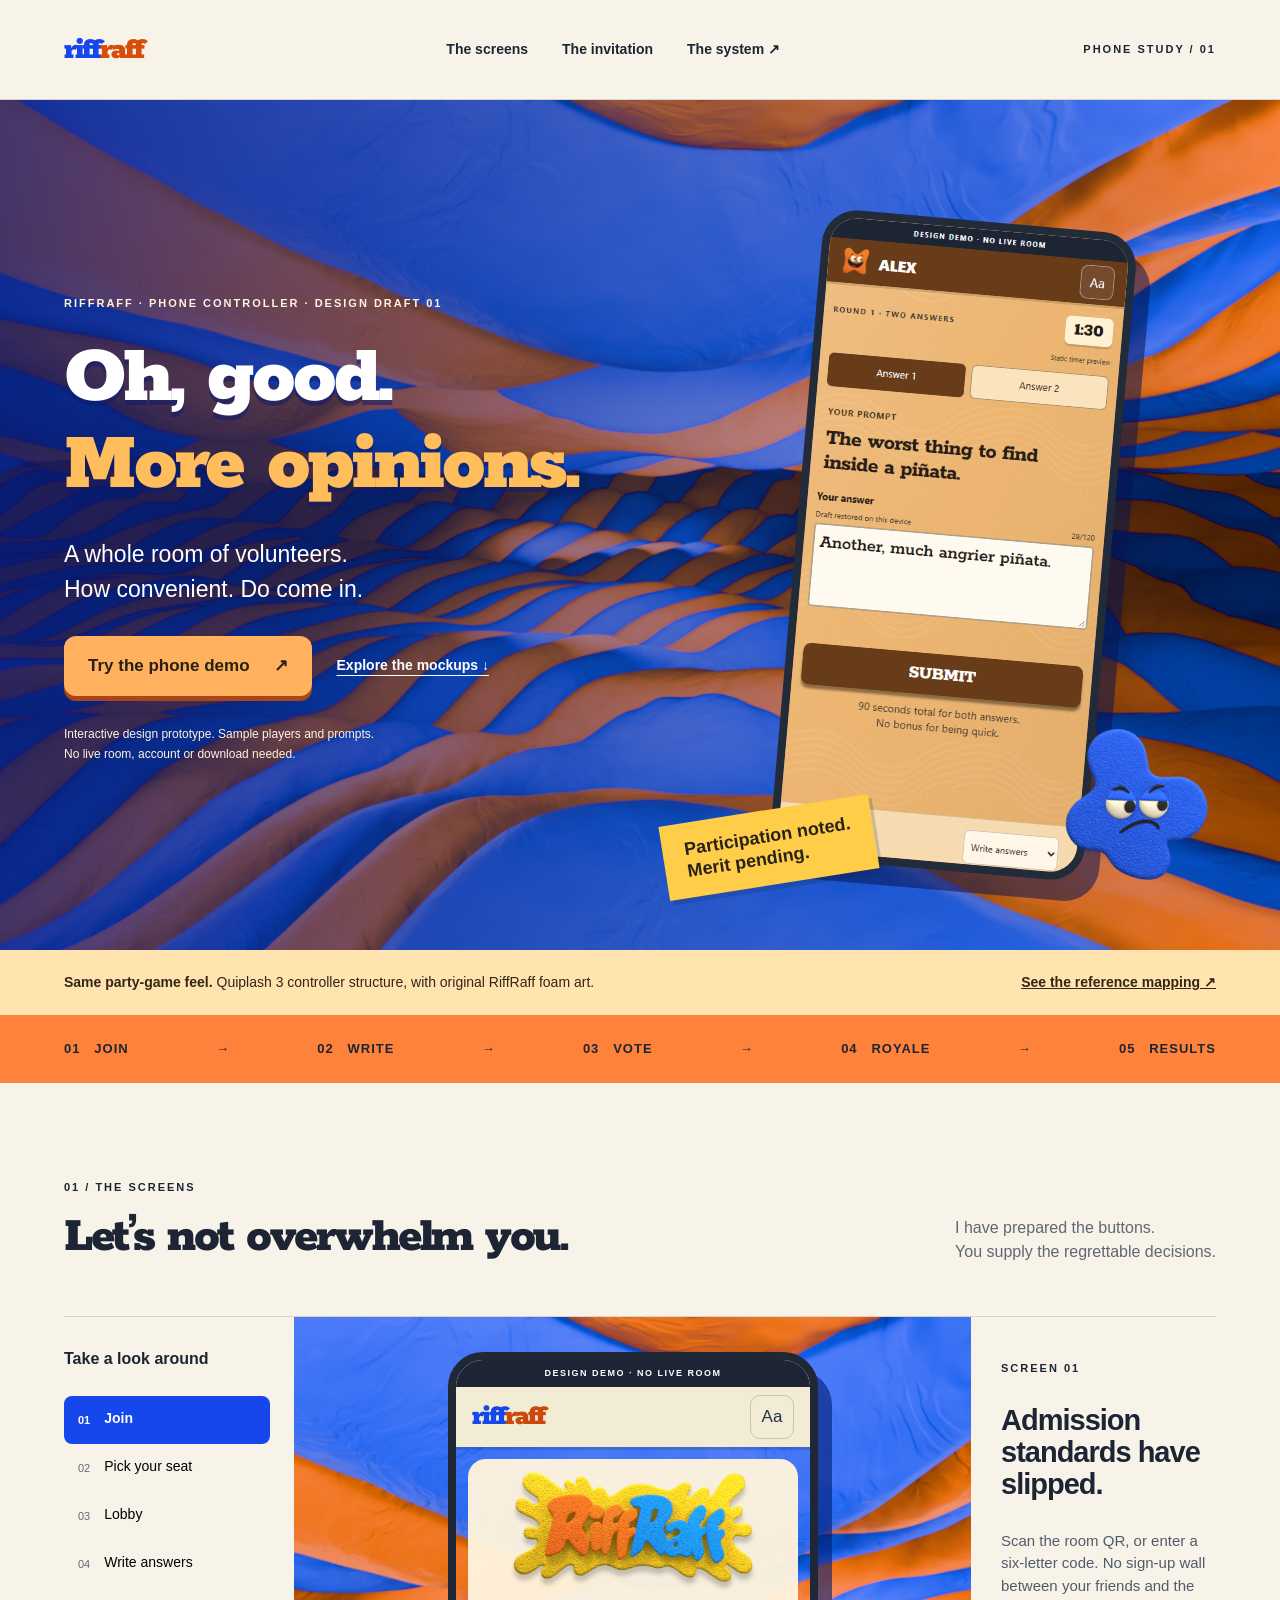
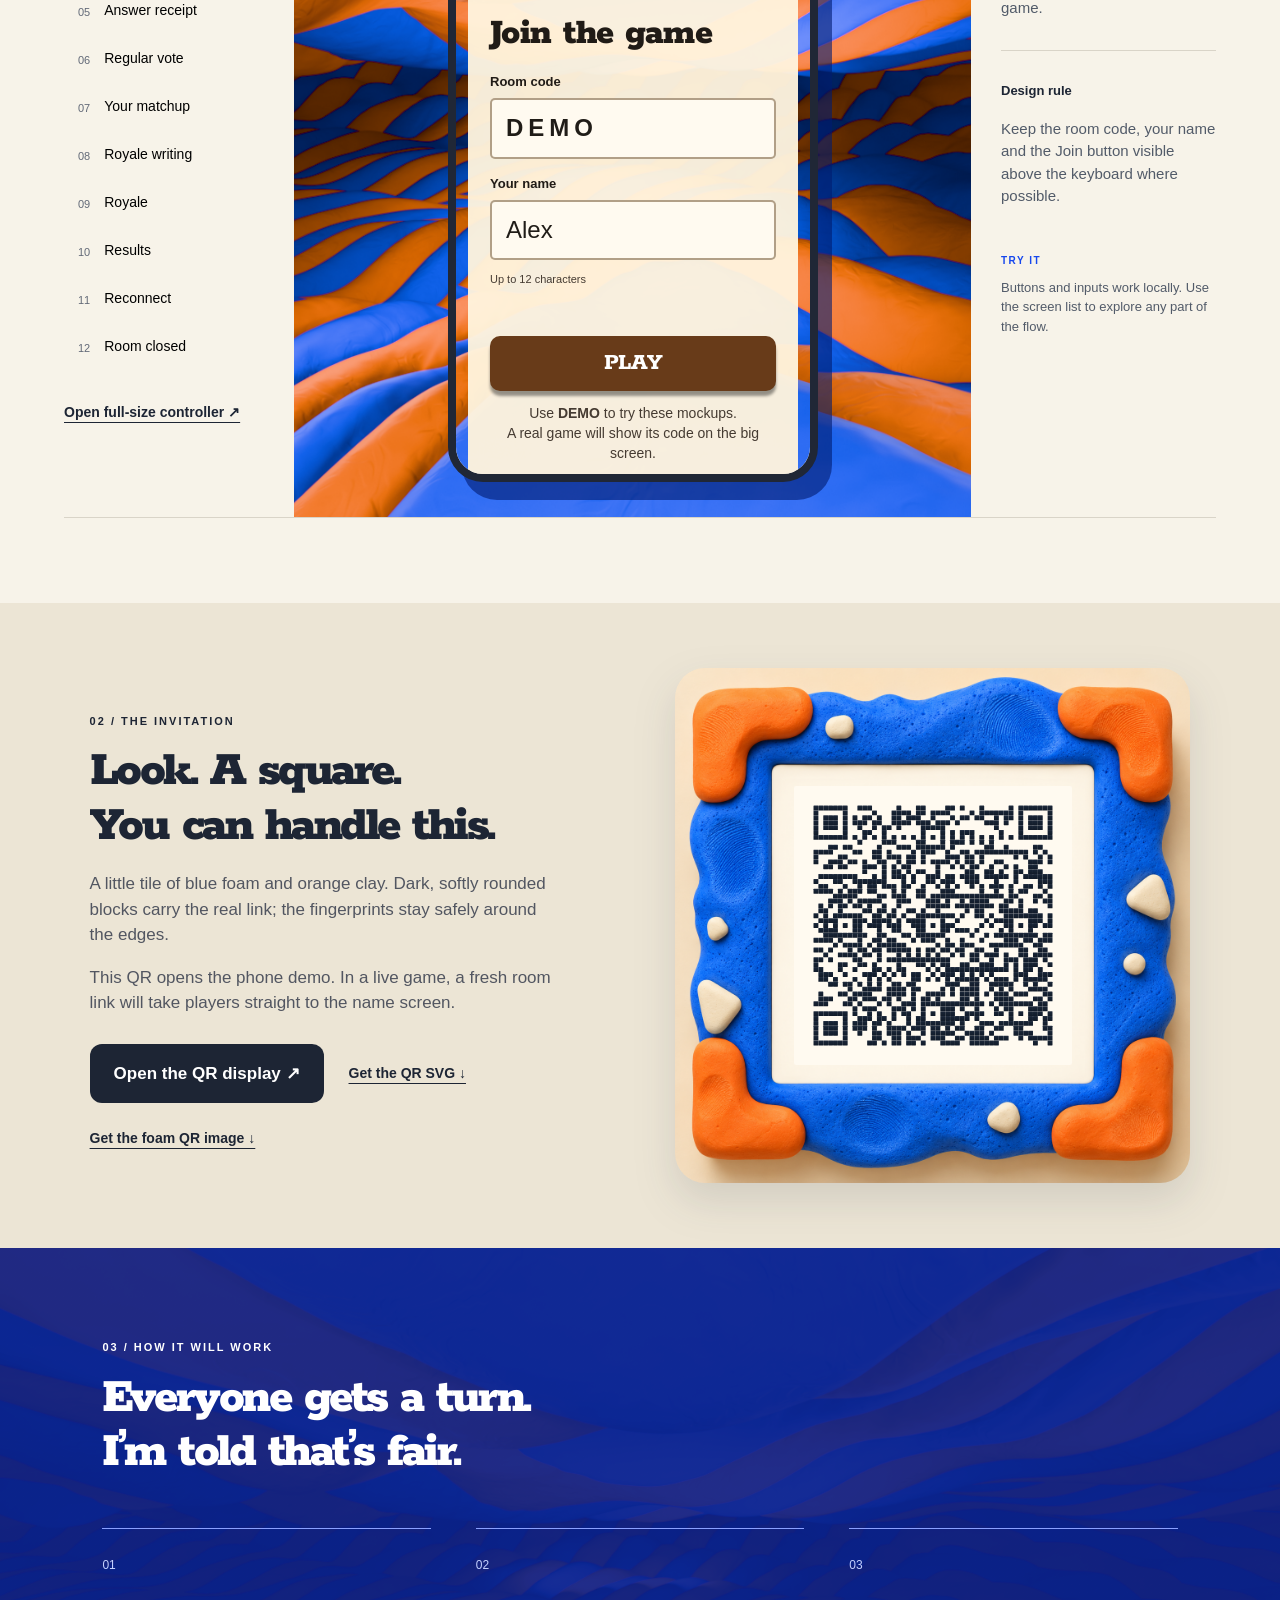
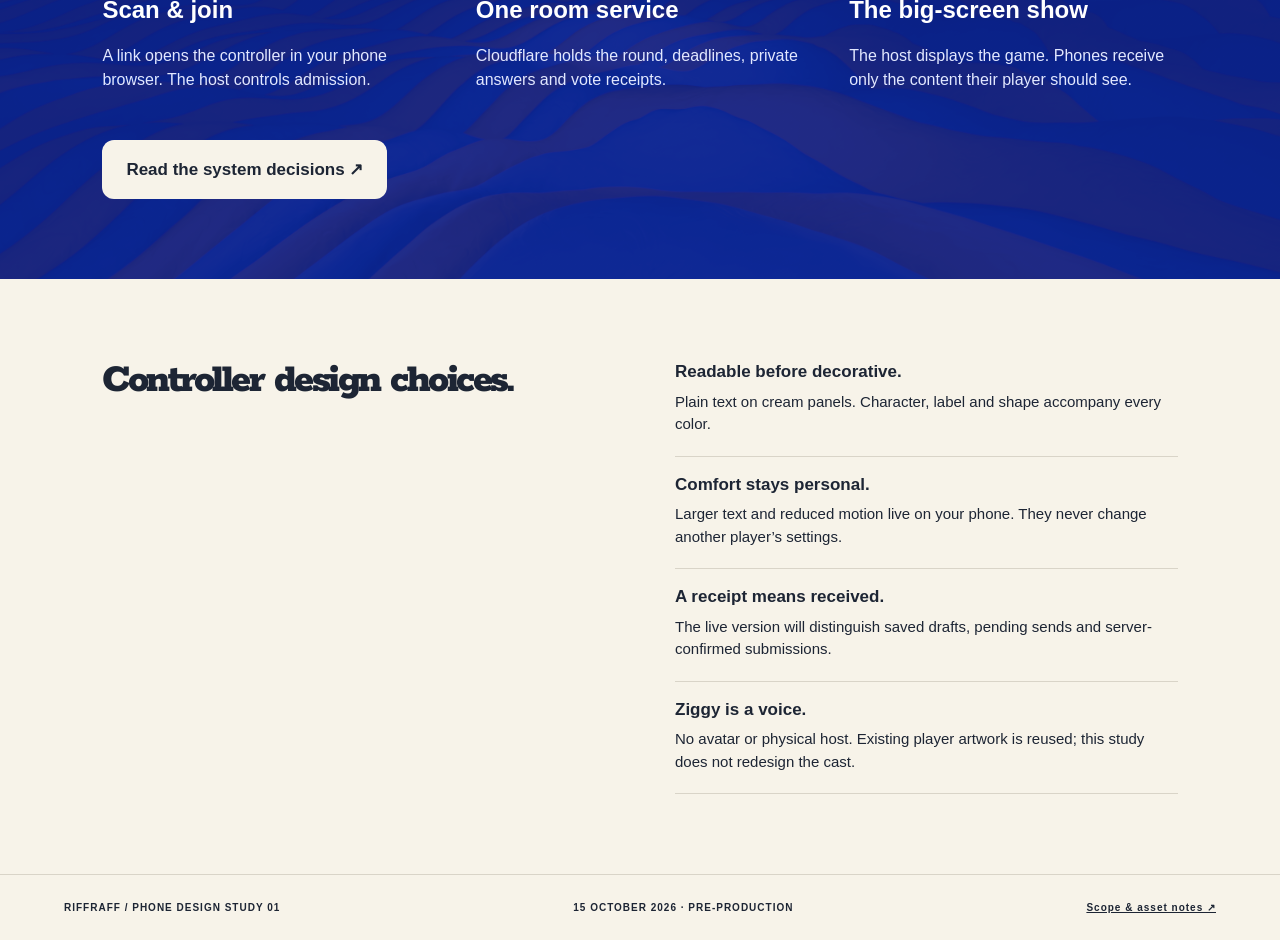
<file: index.html>
<!doctype html>
<html lang="en"><head><meta charset="utf-8"><meta name="viewport" content="width=device-width,initial-scale=1"><meta name="theme-color" content="#1647ed"><meta name="description" content="RiffRaff phone controller design studio. Explore the phone screens, clay QR invitation and proposed room system."><title>RiffRaff — Oh, good. More opinions.</title><link rel="stylesheet" href="style.css"><link rel="stylesheet" href="riffraff-skin.css"></head>
<body><a class="skip" href="#main">Skip to content</a><header class="site-header"><a class="wordmark" href="index.html">riff<span>raff</span></a><nav aria-label="Main"><a href="#screens">The screens</a><a href="#invitation">The invitation</a><a href="system.html">The system ↗</a></nav><span class="edition">PHONE STUDY / 01</span></header>
<main id="main"><section class="hero"><div class="hero-copy"><p class="eyebrow">RIFFRAFF · PHONE CONTROLLER · DESIGN DRAFT 01</p><h1>Oh, good.<br><em>More opinions.</em></h1><p class="lead">A whole room of volunteers.<br>How convenient. Do come in.</p><div class="hero-actions"><a class="button dark" href="controller.html">Try the phone demo <span>↗</span></a><a class="text-link" href="#screens">Explore the mockups ↓</a></div><p class="small-note">Interactive design prototype. Sample players and prompts.<br>No live room, account or download needed.</p></div><div class="hero-stage"><div class="stage-caption"><span class="dot"></span> YOUR CONFIDENCE HAS BEEN LOGGED.</div><img class="preview-phone" src="assets/phone-writing-preview.png" alt="RiffRaff writing screen: orange character header, large prompt, cream answer field and broad Submit button"><img class="stage-friend" src="assets/02-cobalt.png" alt="Original blue unimpressed foam character"><span class="paper-tag">Participation noted.<br>Merit pending.</span></div></section>
<div class="reference-banner"><span><b>Same party-game feel.</b> Quiplash 3 controller structure, with original RiffRaff foam art.</span><a href="reference.html">See the reference mapping ↗</a></div><div class="flow-strip" aria-label="Game flow"><span>01 &nbsp; JOIN</span><i>→</i><span>02 &nbsp; WRITE</span><i>→</i><span>03 &nbsp; VOTE</span><i>→</i><span>04 &nbsp; ROYALE</span><i>→</i><span>05 &nbsp; RESULTS</span></div>
<section class="screen-section" id="screens"><div class="section-heading"><div><p class="eyebrow">01 / THE SCREENS</p><h2>Let’s not overwhelm you.</h2></div><p>I have prepared the buttons.<br>You supply the regrettable decisions.</p></div><div class="workbench"><aside class="screen-picker"><h3>Take a look around</h3><div id="screen-buttons"></div><a class="text-link" href="controller.html">Open full-size controller ↗</a></aside><div class="preview-mat"><iframe id="controller-preview" title="Interactive RiffRaff phone controller mockup" src="controller.html?embed=1&screen=join"></iframe></div><aside class="design-note"><p class="eyebrow" id="note-number">SCREEN 01</p><h3 id="note-title">Admission standards have slipped.</h3><p id="note-body">Scan the room QR, or enter a six-letter code. No sign-up wall between your friends and the game.</p><div class="note-rule"></div><h4>Design rule</h4><p id="note-rule">Keep the room code, your name and the Join button visible above the keyboard where possible.</p><div class="sample-notice">TRY IT<br><span>Buttons and inputs work locally. Use the screen list to explore any part of the flow.</span></div></aside></div></section>
<section class="qr-section" id="invitation"><div class="qr-copy"><p class="eyebrow">02 / THE INVITATION</p><h2>Look. A square.<br>You can handle this.</h2><p>A little tile of blue foam and orange clay. Dark, softly rounded blocks carry the real link; the fingerprints stay safely around the edges.</p><p>This QR opens the phone demo. In a live game, a fresh room link will take players straight to the name screen.</p><div class="hero-actions"><a class="button dark" href="qr.html">Open the QR display ↗</a><a class="text-link" href="assets/phone-demo-qr.svg" download>Get the QR SVG ↓</a><a class="text-link" href="assets/clay-foam-qr.png" download>Get the foam QR image ↓</a></div></div><a class="qr-art" href="controller.html?room=DEMO" aria-label="Open the phone demo"><img class="foam-frame" src="assets/foam-frame.png" alt="Handmade blue foam and tangerine clay invitation frame"><img class="qr-code" src="assets/phone-demo-qr.svg" alt="Scannable QR code linking to the RiffRaff phone demo"></a></section>
<section class="system-teaser"><p class="eyebrow">03 / HOW IT WILL WORK</p><h2>Everyone gets a turn.<br>I’m told that’s fair.</h2><div class="system-flow"><div><span>01</span><h3>Scan & join</h3><p>A link opens the controller in your phone browser. The host controls admission.</p></div><div><span>02</span><h3>One room service</h3><p>Cloudflare holds the round, deadlines, private answers and vote receipts.</p></div><div><span>03</span><h3>The big-screen show</h3><p>The host displays the game. Phones receive only the content their player should see.</p></div></div><a class="button cream" href="system.html">Read the system decisions ↗</a></section>
<section class="design-principles"><h2>Controller design choices.</h2><div><p><b>Readable before decorative.</b> Plain text on cream panels. Character, label and shape accompany every color.</p><p><b>Comfort stays personal.</b> Larger text and reduced motion live on your phone. They never change another player’s settings.</p><p><b>A receipt means received.</b> The live version will distinguish saved drafts, pending sends and server-confirmed submissions.</p><p><b>Ziggy is a voice.</b> No avatar or physical host. Existing player artwork is reused; this study does not redesign the cast.</p></div></section></main><footer><span>RIFFRAFF / PHONE DESIGN STUDY 01</span><span>15 OCTOBER 2026 · PRE-PRODUCTION</span><a href="README.txt">Scope & asset notes ↗</a></footer><script src="studio.js"></script></body></html>
</file>
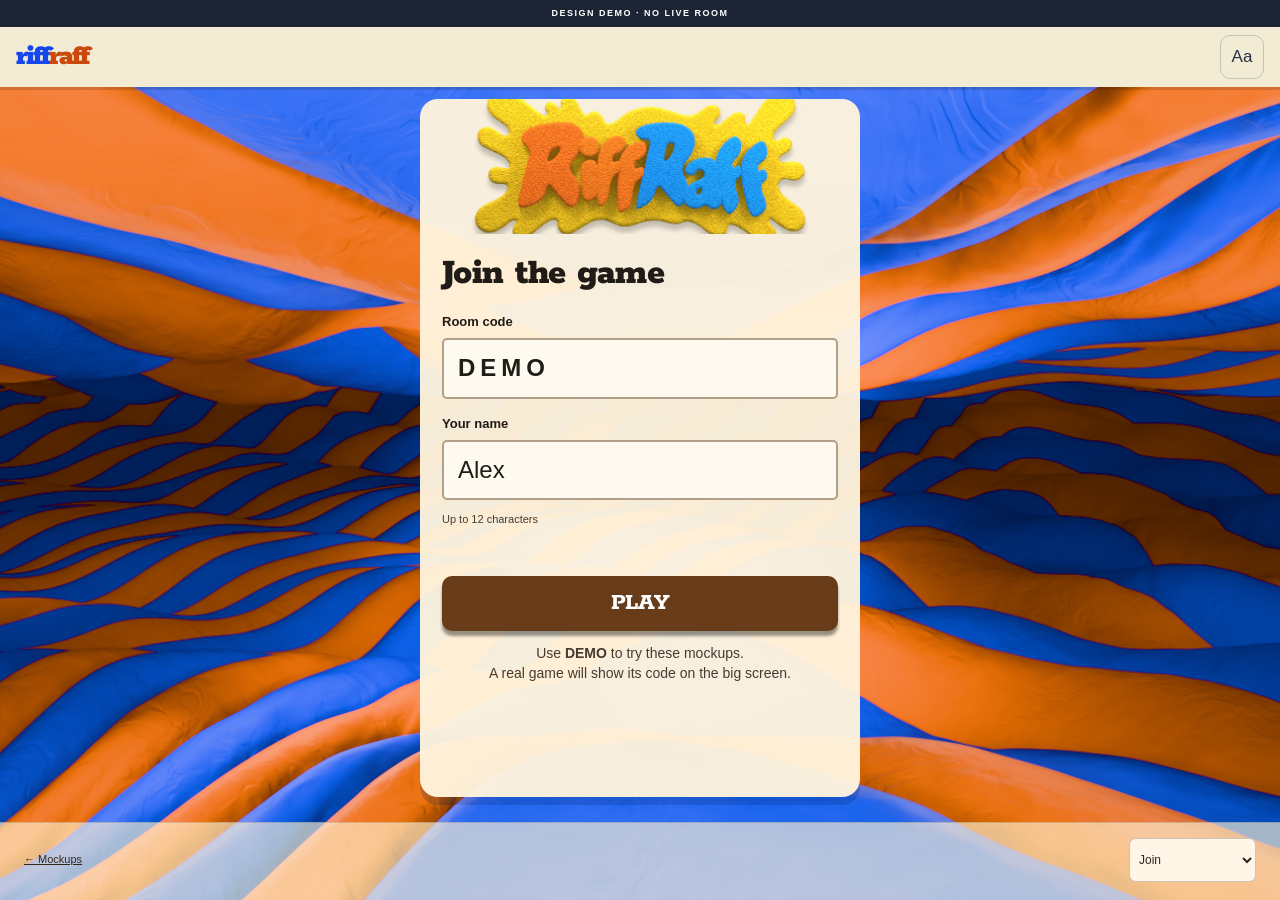
<file: controller.html>
<!doctype html><html lang="en"><head><meta charset="utf-8"><meta name="viewport" content="width=device-width,initial-scale=1,viewport-fit=cover"><meta name="theme-color" content="#1647ed"><title>RiffRaff — Phone demo</title><link rel="stylesheet" href="controller.css"><link rel="stylesheet" href="riffraff-skin.css"></head><body class="controller"><div class="demo-ribbon">DESIGN DEMO · NO LIVE ROOM</div><header class="controller-top"><a class="mini-brand" href="index.html" target="_top">riff<span>raff</span></a><button id="comfort-open" class="quiet-button" aria-label="Open display settings">Aa</button></header><main id="app" tabindex="-1"></main><div id="announcement" class="sr-only" role="status" aria-live="polite"></div><footer class="controller-footer"><a href="index.html" target="_top">← Mockups</a><label for="scene-select" class="sr-only">Preview screen</label><select id="scene-select" aria-label="Preview screen"></select></footer><dialog id="comfort"><form method="dialog"><div class="dialog-top"><h2>Your phone, your way.</h2><button class="quiet-button" aria-label="Close display settings">✕</button></div><label class="toggle"><span>Larger text</span><input type="checkbox" id="large-text"></label><label class="toggle"><span>Reduce motion</span><input type="checkbox" id="reduce-motion"></label><p>Saved only in this browser. Room timing stays the same.</p><p class="muted">Gameplay captions and image descriptions are part of the separate accessibility design.</p><button class="primary">Done</button></form></dialog><script src="controller.js"></script></body></html>
</file>
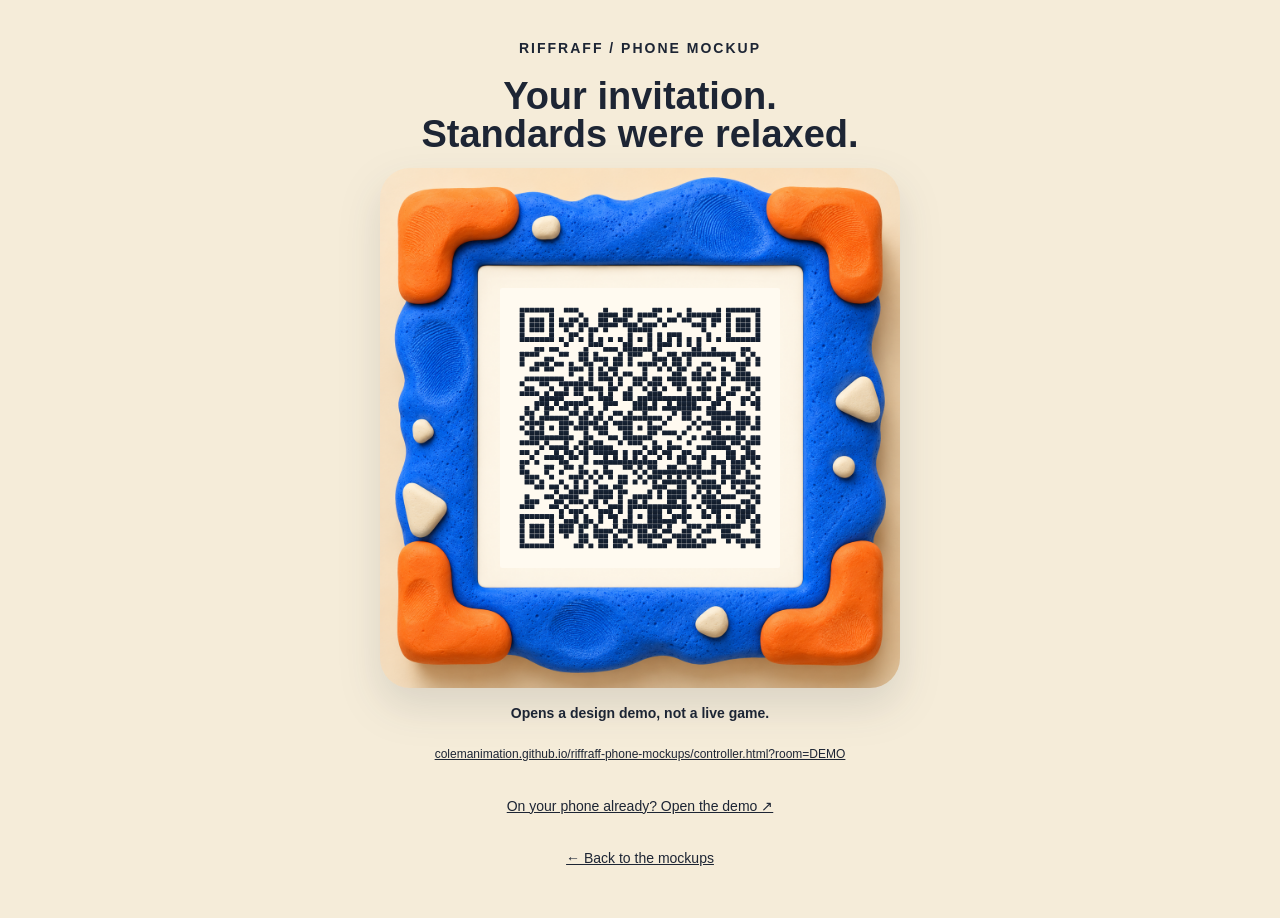
<file: qr.html>
<!doctype html><html lang="en"><head><meta charset="utf-8"><meta name="viewport" content="width=device-width,initial-scale=1"><title>RiffRaff — Scan the foam</title><link rel="stylesheet" href="style.css"><link rel="stylesheet" href="riffraff-skin.css"></head><body class="qr-page"><main><p class="eyebrow">RIFFRAFF / PHONE MOCKUP</p><h1>Your invitation.<br>Standards were relaxed.</h1><div class="qr-art" id="qr-export"><img class="foam-frame" src="assets/foam-frame.png" alt="Blue foam and orange clay QR frame"><img class="qr-code" src="assets/phone-demo-qr.svg" alt="QR code opening the RiffRaff phone design demo"></div><p><b>Opens a design demo, not a live game.</b></p><a class="url" href="controller.html?room=DEMO">colemanimation.github.io/riffraff-phone-mockups/controller.html?room=DEMO</a><p><a href="controller.html?room=DEMO">On your phone already? Open the demo ↗</a></p><p><a href="index.html">← Back to the mockups</a></p></main></body></html>
</file>
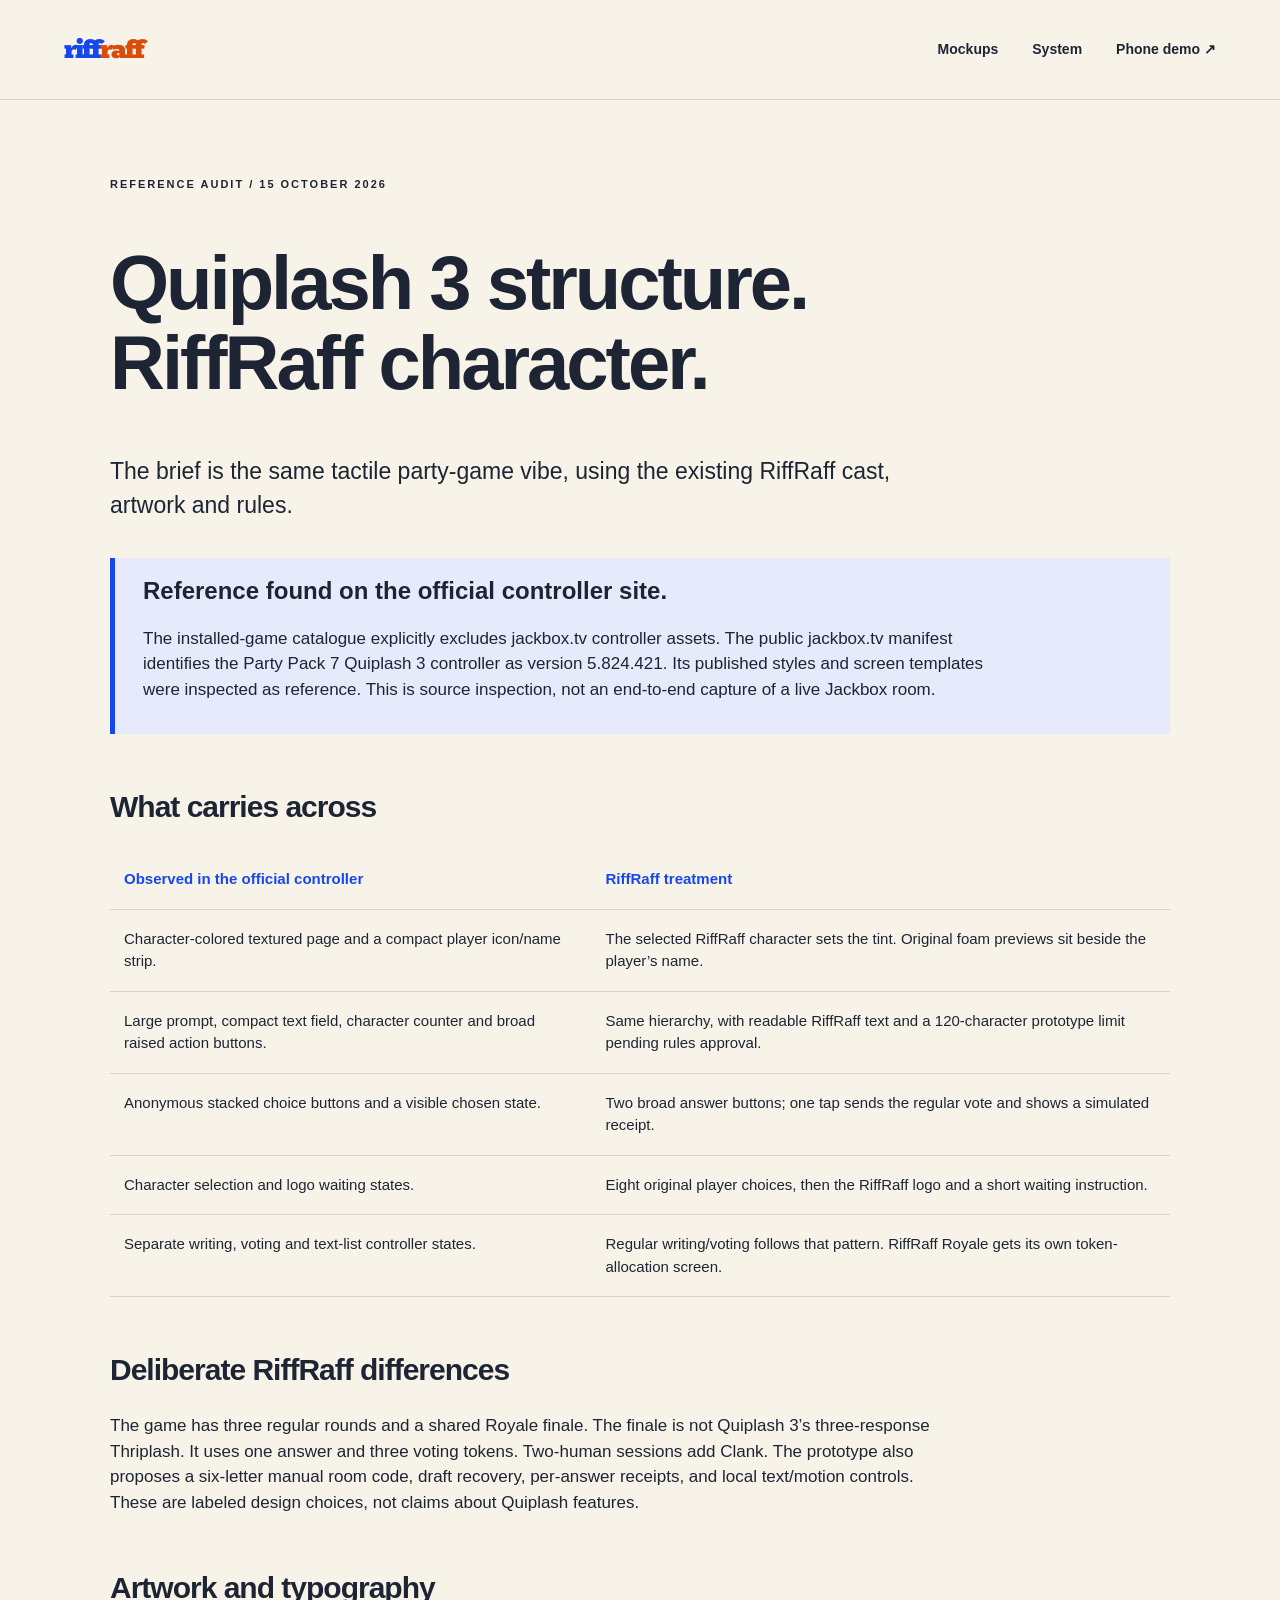
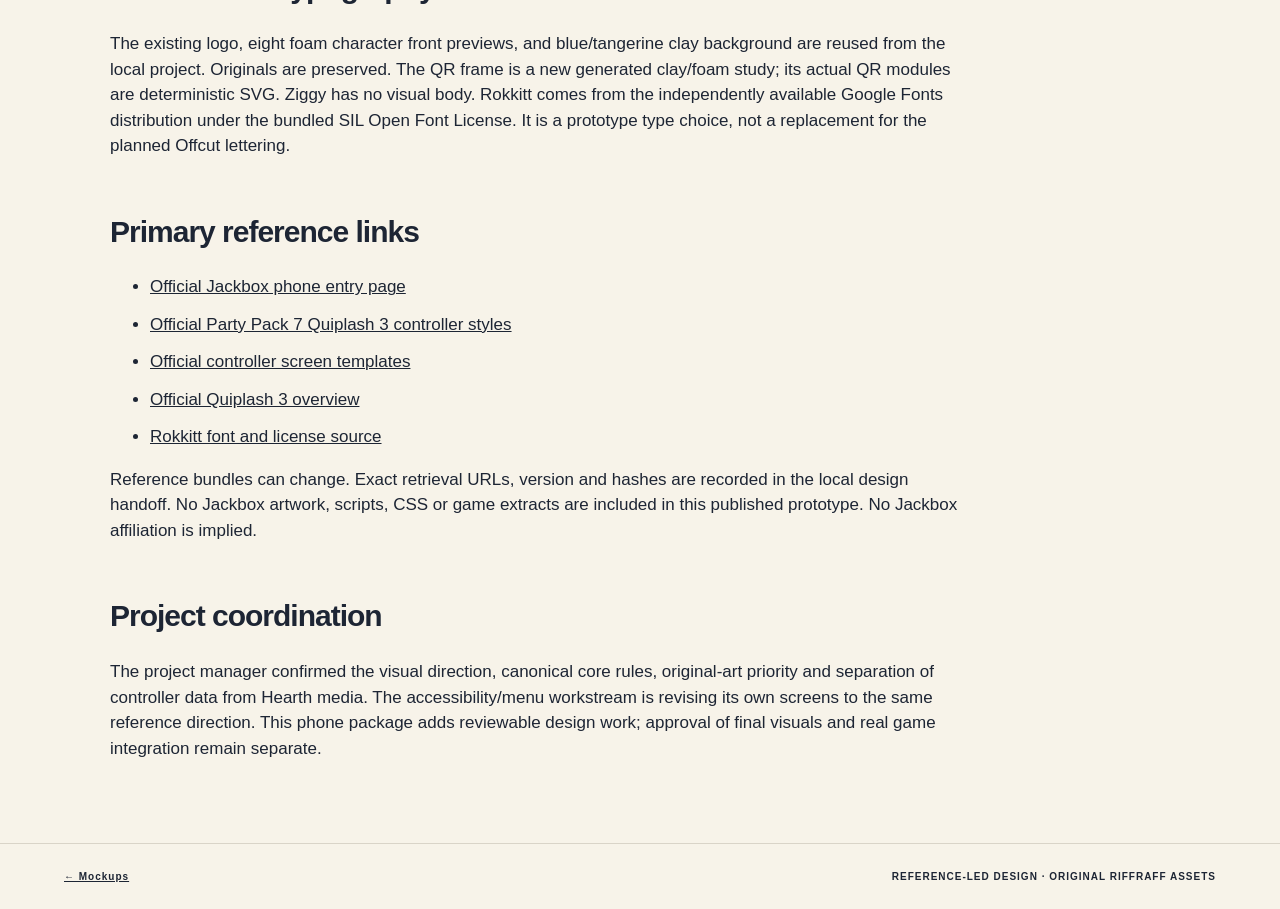
<file: reference.html>
<!doctype html><html lang="en"><head><meta charset="utf-8"><meta name="viewport" content="width=device-width,initial-scale=1"><title>RiffRaff — Quiplash 3 reference mapping</title><link rel="stylesheet" href="style.css"><link rel="stylesheet" href="riffraff-skin.css"></head><body><header class="site-header"><a class="wordmark" href="index.html">riff<span>raff</span></a><nav><a href="index.html#screens">Mockups</a><a href="system.html">System</a><a href="controller.html">Phone demo ↗</a></nav></header><main class="doc-main"><p class="eyebrow">REFERENCE AUDIT / 15 OCTOBER 2026</p><h1>Quiplash 3 structure.<br>RiffRaff character.</h1><p class="lead">The brief is the same tactile party-game vibe, using the existing RiffRaff cast, artwork and rules.</p><div class="decision"><strong>Reference found on the official controller site.</strong><p>The installed-game catalogue explicitly excludes jackbox.tv controller assets. The public jackbox.tv manifest identifies the Party Pack 7 Quiplash 3 controller as version 5.824.421. Its published styles and screen templates were inspected as reference. This is source inspection, not an end-to-end capture of a live Jackbox room.</p></div><h2>What carries across</h2><table><thead><tr><th>Observed in the official controller</th><th>RiffRaff treatment</th></tr></thead><tbody><tr><td>Character-colored textured page and a compact player icon/name strip.</td><td>The selected RiffRaff character sets the tint. Original foam previews sit beside the player’s name.</td></tr><tr><td>Large prompt, compact text field, character counter and broad raised action buttons.</td><td>Same hierarchy, with readable RiffRaff text and a 120-character prototype limit pending rules approval.</td></tr><tr><td>Anonymous stacked choice buttons and a visible chosen state.</td><td>Two broad answer buttons; one tap sends the regular vote and shows a simulated receipt.</td></tr><tr><td>Character selection and logo waiting states.</td><td>Eight original player choices, then the RiffRaff logo and a short waiting instruction.</td></tr><tr><td>Separate writing, voting and text-list controller states.</td><td>Regular writing/voting follows that pattern. RiffRaff Royale gets its own token-allocation screen.</td></tr></tbody></table><h2>Deliberate RiffRaff differences</h2><p>The game has three regular rounds and a shared Royale finale. The finale is not Quiplash 3’s three-response Thriplash. It uses one answer and three voting tokens. Two-human sessions add Clank. The prototype also proposes a six-letter manual room code, draft recovery, per-answer receipts, and local text/motion controls. These are labeled design choices, not claims about Quiplash features.</p><h2>Artwork and typography</h2><p>The existing logo, eight foam character front previews, and blue/tangerine clay background are reused from the local project. Originals are preserved. The QR frame is a new generated clay/foam study; its actual QR modules are deterministic SVG. Ziggy has no visual body. Rokkitt comes from the independently available Google Fonts distribution under the bundled SIL Open Font License. It is a prototype type choice, not a replacement for the planned Offcut lettering.</p><h2>Primary reference links</h2><ul><li><a href="https://jackbox.tv/">Official Jackbox phone entry page</a></li><li><a href="https://bundles.jackbox.tv/main/pp7-quiplash3/assets/DopdNwj4.css">Official Party Pack 7 Quiplash 3 controller styles</a></li><li><a href="https://bundles.jackbox.tv/main/pp7-quiplash3/db0w6vxc.js">Official controller screen templates</a></li><li><a href="https://www.jackboxgames.com/games/quiplash-3-party-starter">Official Quiplash 3 overview</a></li><li><a href="https://github.com/google/fonts/tree/main/ofl/rokkitt">Rokkitt font and license source</a></li></ul><p>Reference bundles can change. Exact retrieval URLs, version and hashes are recorded in the local design handoff. No Jackbox artwork, scripts, CSS or game extracts are included in this published prototype. No Jackbox affiliation is implied.</p><h2>Project coordination</h2><p>The project manager confirmed the visual direction, canonical core rules, original-art priority and separation of controller data from Hearth media. The accessibility/menu workstream is revising its own screens to the same reference direction. This phone package adds reviewable design work; approval of final visuals and real game integration remain separate.</p></main><footer><a href="index.html">← Mockups</a><span>REFERENCE-LED DESIGN · ORIGINAL RIFFRAFF ASSETS</span></footer></body></html>
</file>
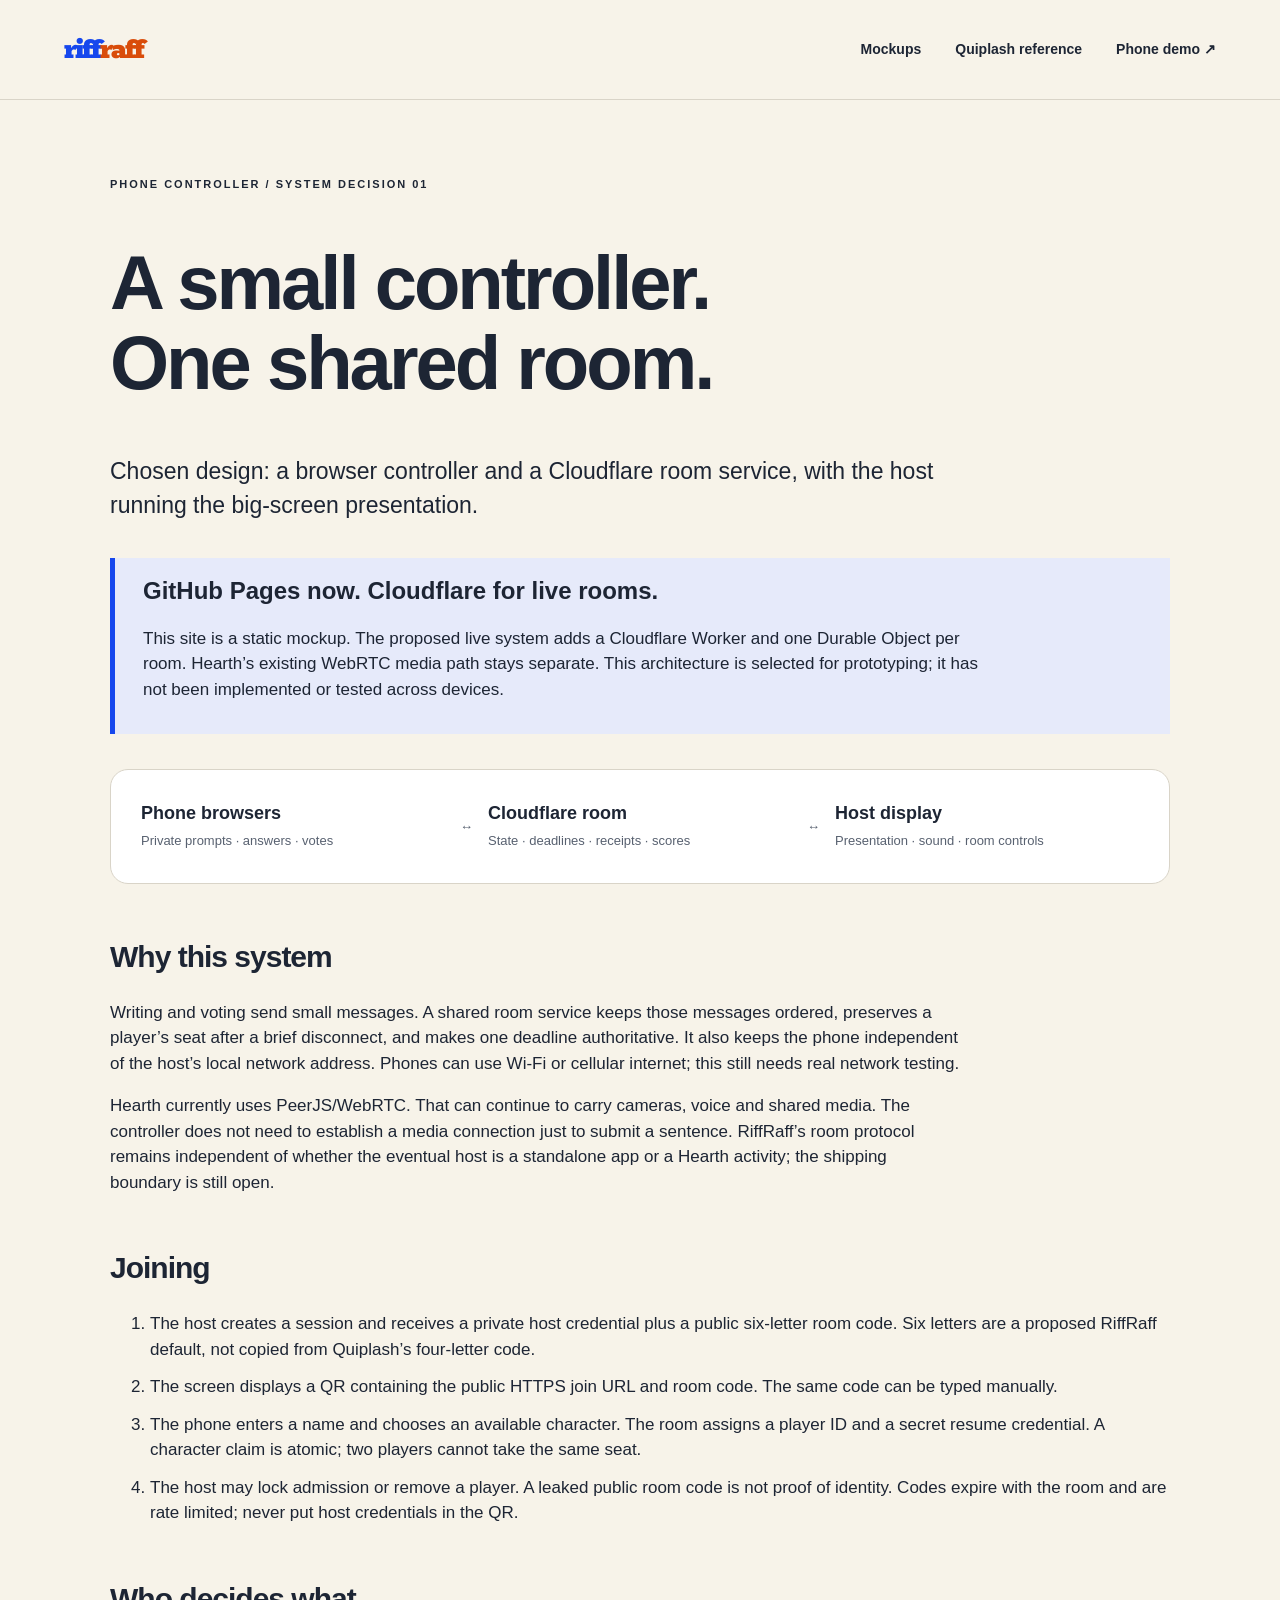
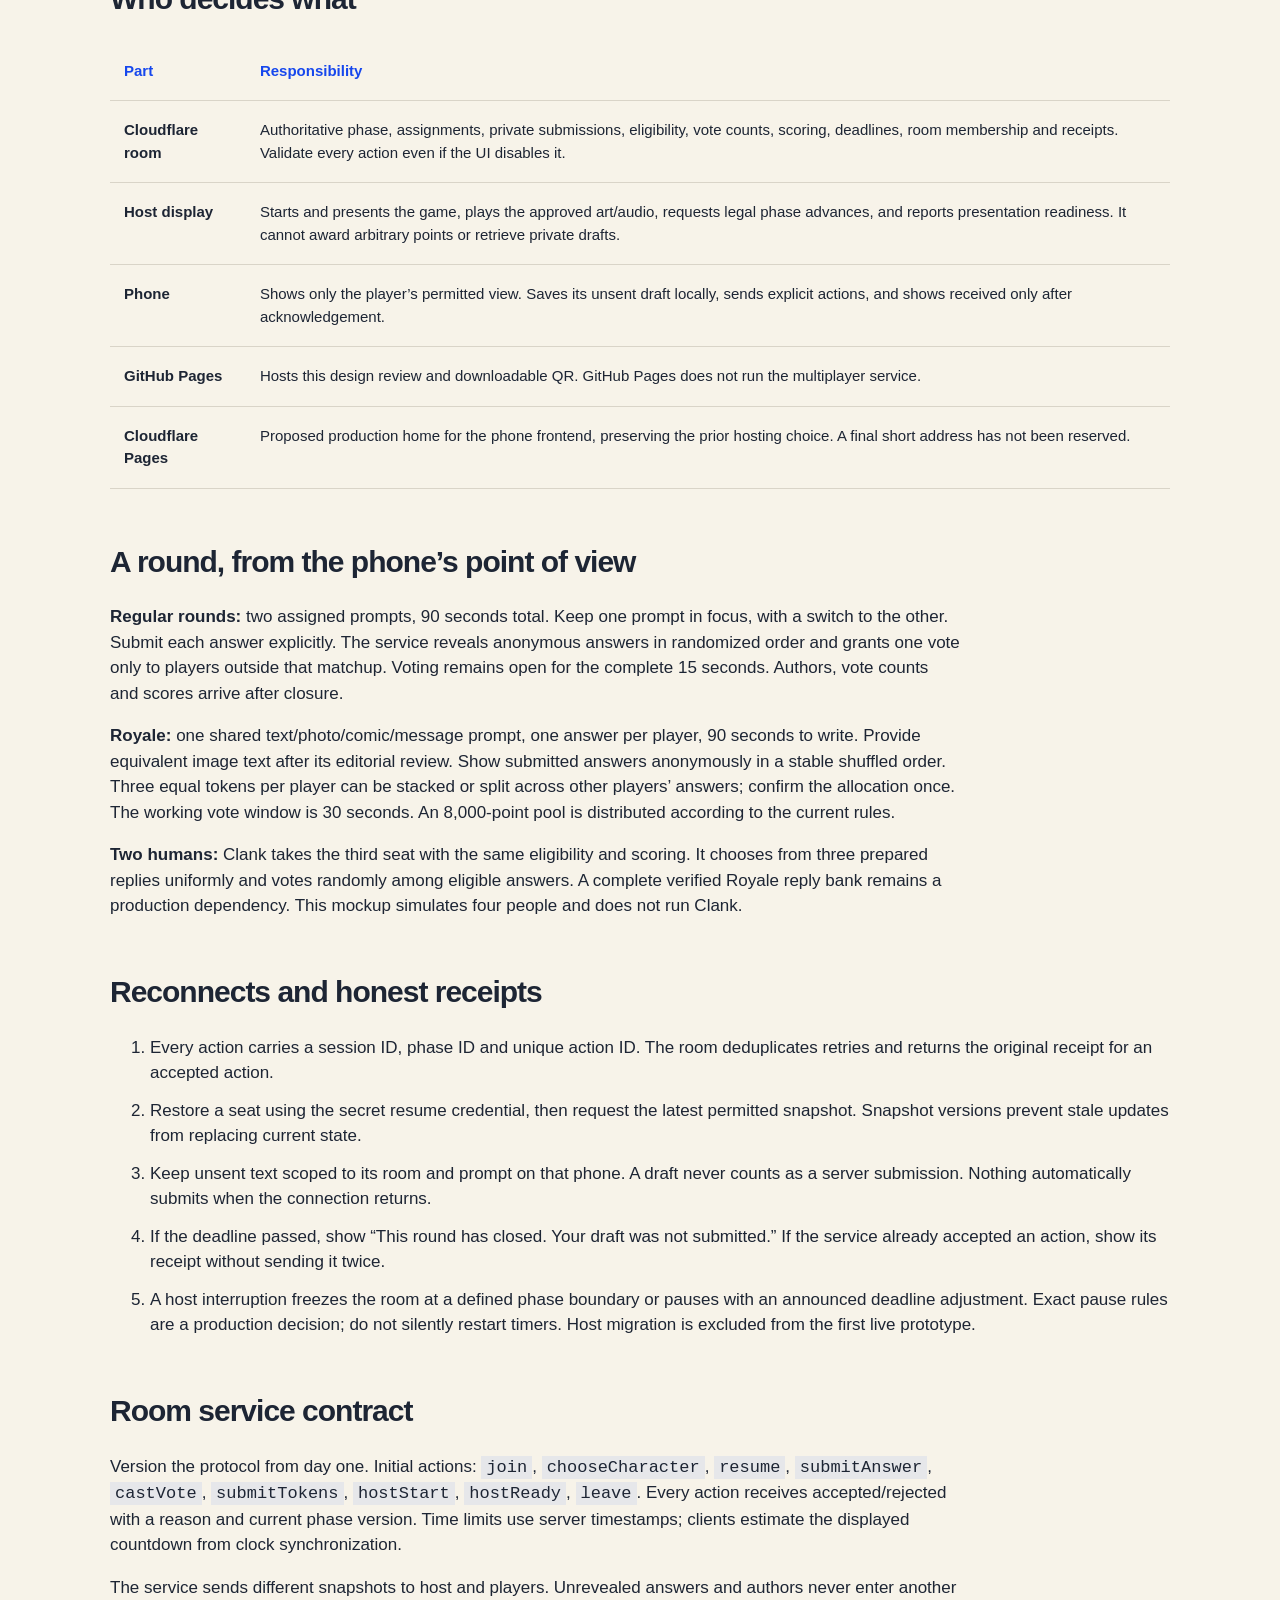
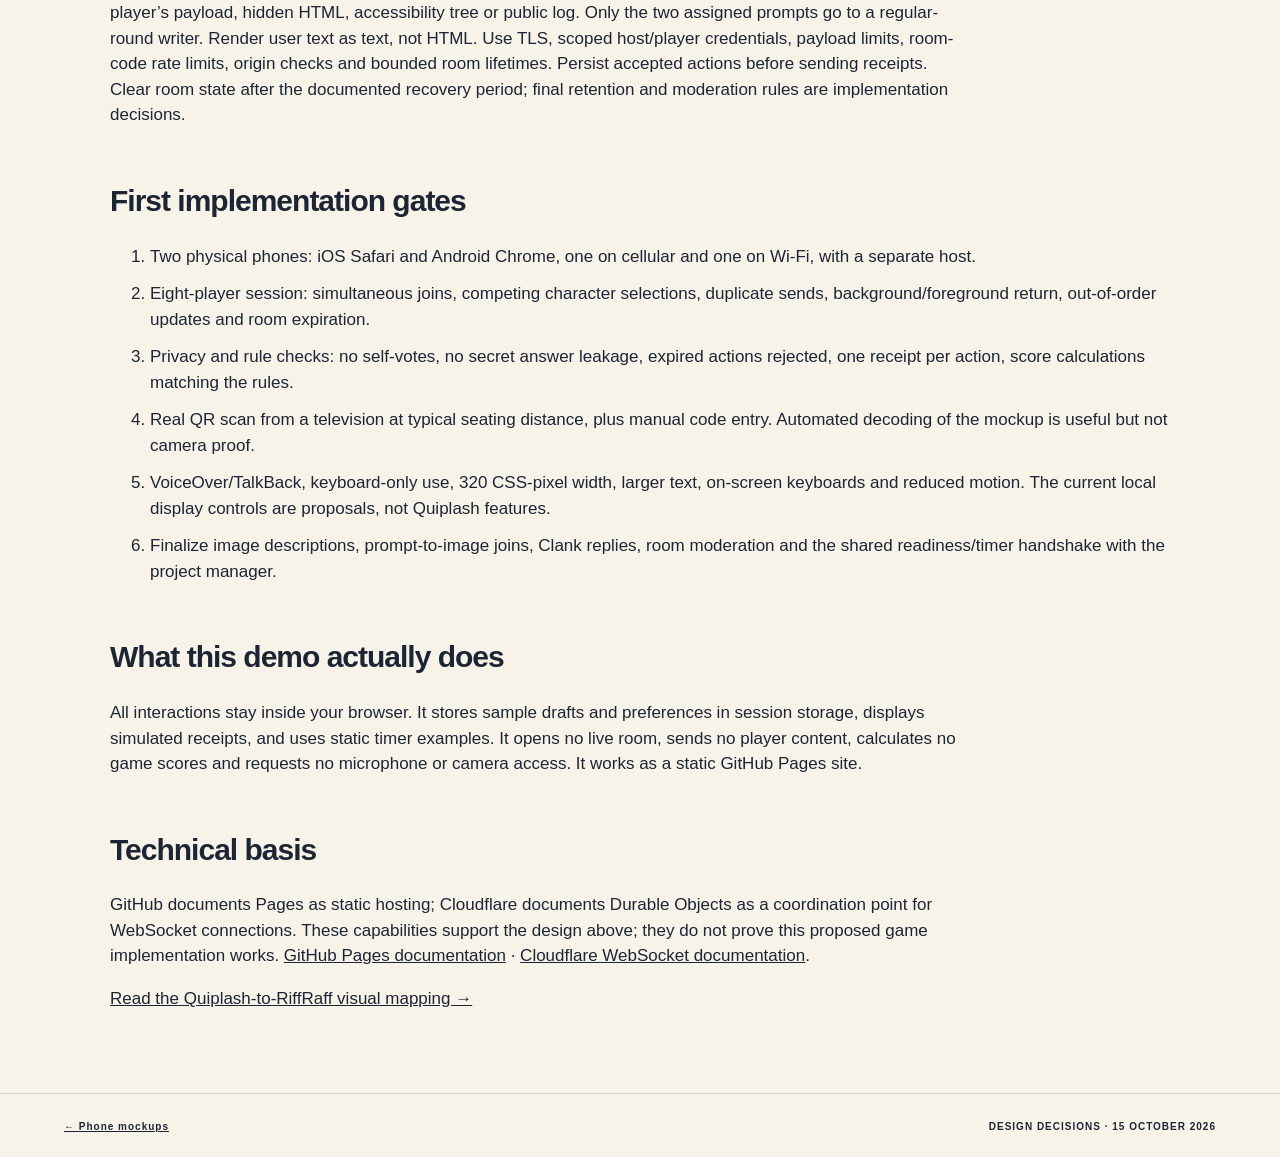
<file: system.html>
<!doctype html><html lang="en"><head><meta charset="utf-8"><meta name="viewport" content="width=device-width,initial-scale=1"><title>RiffRaff — Phone system decisions</title><link rel="stylesheet" href="style.css"><link rel="stylesheet" href="riffraff-skin.css"></head><body><header class="site-header"><a class="wordmark" href="index.html">riff<span>raff</span></a><nav><a href="index.html#screens">Mockups</a><a href="reference.html">Quiplash reference</a><a href="controller.html">Phone demo ↗</a></nav></header><main class="doc-main"><p class="eyebrow">PHONE CONTROLLER / SYSTEM DECISION 01</p><h1>A small controller.<br>One shared room.</h1><p class="lead">Chosen design: a browser controller and a Cloudflare room service, with the host running the big-screen presentation.</p><div class="decision"><strong>GitHub Pages now. Cloudflare for live rooms.</strong><p>This site is a static mockup. The proposed live system adds a Cloudflare Worker and one Durable Object per room. Hearth’s existing WebRTC media path stays separate. This architecture is selected for prototyping; it has not been implemented or tested across devices.</p></div><div class="architecture" aria-label="Architecture: phones connect through encrypted WebSockets to a Cloudflare room service, which connects to the host display"><div><b>Phone browsers</b><span>Private prompts · answers · votes</span></div><span class="arrow">↔</span><div><b>Cloudflare room</b><span>State · deadlines · receipts · scores</span></div><span class="arrow">↔</span><div><b>Host display</b><span>Presentation · sound · room controls</span></div></div><h2>Why this system</h2><p>Writing and voting send small messages. A shared room service keeps those messages ordered, preserves a player’s seat after a brief disconnect, and makes one deadline authoritative. It also keeps the phone independent of the host’s local network address. Phones can use Wi-Fi or cellular internet; this still needs real network testing.</p><p>Hearth currently uses PeerJS/WebRTC. That can continue to carry cameras, voice and shared media. The controller does not need to establish a media connection just to submit a sentence. RiffRaff’s room protocol remains independent of whether the eventual host is a standalone app or a Hearth activity; the shipping boundary is still open.</p><h2>Joining</h2><ol><li>The host creates a session and receives a private host credential plus a public six-letter room code. Six letters are a proposed RiffRaff default, not copied from Quiplash’s four-letter code.</li><li>The screen displays a QR containing the public HTTPS join URL and room code. The same code can be typed manually.</li><li>The phone enters a name and chooses an available character. The room assigns a player ID and a secret resume credential. A character claim is atomic; two players cannot take the same seat.</li><li>The host may lock admission or remove a player. A leaked public room code is not proof of identity. Codes expire with the room and are rate limited; never put host credentials in the QR.</li></ol><h2>Who decides what</h2><table><thead><tr><th>Part</th><th>Responsibility</th></tr></thead><tbody><tr><td><b>Cloudflare room</b></td><td>Authoritative phase, assignments, private submissions, eligibility, vote counts, scoring, deadlines, room membership and receipts. Validate every action even if the UI disables it.</td></tr><tr><td><b>Host display</b></td><td>Starts and presents the game, plays the approved art/audio, requests legal phase advances, and reports presentation readiness. It cannot award arbitrary points or retrieve private drafts.</td></tr><tr><td><b>Phone</b></td><td>Shows only the player’s permitted view. Saves its unsent draft locally, sends explicit actions, and shows received only after acknowledgement.</td></tr><tr><td><b>GitHub Pages</b></td><td>Hosts this design review and downloadable QR. GitHub Pages does not run the multiplayer service.</td></tr><tr><td><b>Cloudflare Pages</b></td><td>Proposed production home for the phone frontend, preserving the prior hosting choice. A final short address has not been reserved.</td></tr></tbody></table><h2>A round, from the phone’s point of view</h2><p><b>Regular rounds:</b> two assigned prompts, 90 seconds total. Keep one prompt in focus, with a switch to the other. Submit each answer explicitly. The service reveals anonymous answers in randomized order and grants one vote only to players outside that matchup. Voting remains open for the complete 15 seconds. Authors, vote counts and scores arrive after closure.</p><p><b>Royale:</b> one shared text/photo/comic/message prompt, one answer per player, 90 seconds to write. Provide equivalent image text after its editorial review. Show submitted answers anonymously in a stable shuffled order. Three equal tokens per player can be stacked or split across other players’ answers; confirm the allocation once. The working vote window is 30 seconds. An 8,000-point pool is distributed according to the current rules.</p><p><b>Two humans:</b> Clank takes the third seat with the same eligibility and scoring. It chooses from three prepared replies uniformly and votes randomly among eligible answers. A complete verified Royale reply bank remains a production dependency. This mockup simulates four people and does not run Clank.</p><h2>Reconnects and honest receipts</h2><ol><li>Every action carries a session ID, phase ID and unique action ID. The room deduplicates retries and returns the original receipt for an accepted action.</li><li>Restore a seat using the secret resume credential, then request the latest permitted snapshot. Snapshot versions prevent stale updates from replacing current state.</li><li>Keep unsent text scoped to its room and prompt on that phone. A draft never counts as a server submission. Nothing automatically submits when the connection returns.</li><li>If the deadline passed, show “This round has closed. Your draft was not submitted.” If the service already accepted an action, show its receipt without sending it twice.</li><li>A host interruption freezes the room at a defined phase boundary or pauses with an announced deadline adjustment. Exact pause rules are a production decision; do not silently restart timers. Host migration is excluded from the first live prototype.</li></ol><h2>Room service contract</h2><p>Version the protocol from day one. Initial actions: <code>join</code>, <code>chooseCharacter</code>, <code>resume</code>, <code>submitAnswer</code>, <code>castVote</code>, <code>submitTokens</code>, <code>hostStart</code>, <code>hostReady</code>, <code>leave</code>. Every action receives accepted/rejected with a reason and current phase version. Time limits use server timestamps; clients estimate the displayed countdown from clock synchronization.</p><p>The service sends different snapshots to host and players. Unrevealed answers and authors never enter another player’s payload, hidden HTML, accessibility tree or public log. Only the two assigned prompts go to a regular-round writer. Render user text as text, not HTML. Use TLS, scoped host/player credentials, payload limits, room-code rate limits, origin checks and bounded room lifetimes. Persist accepted actions before sending receipts. Clear room state after the documented recovery period; final retention and moderation rules are implementation decisions.</p><h2>First implementation gates</h2><ol><li>Two physical phones: iOS Safari and Android Chrome, one on cellular and one on Wi-Fi, with a separate host.</li><li>Eight-player session: simultaneous joins, competing character selections, duplicate sends, background/foreground return, out-of-order updates and room expiration.</li><li>Privacy and rule checks: no self-votes, no secret answer leakage, expired actions rejected, one receipt per action, score calculations matching the rules.</li><li>Real QR scan from a television at typical seating distance, plus manual code entry. Automated decoding of the mockup is useful but not camera proof.</li><li>VoiceOver/TalkBack, keyboard-only use, 320 CSS-pixel width, larger text, on-screen keyboards and reduced motion. The current local display controls are proposals, not Quiplash features.</li><li>Finalize image descriptions, prompt-to-image joins, Clank replies, room moderation and the shared readiness/timer handshake with the project manager.</li></ol><h2>What this demo actually does</h2><p>All interactions stay inside your browser. It stores sample drafts and preferences in session storage, displays simulated receipts, and uses static timer examples. It opens no live room, sends no player content, calculates no game scores and requests no microphone or camera access. It works as a static GitHub Pages site.</p><h2>Technical basis</h2><p>GitHub documents Pages as static hosting; Cloudflare documents Durable Objects as a coordination point for WebSocket connections. These capabilities support the design above; they do not prove this proposed game implementation works. <a href="https://docs.github.com/en/pages/getting-started-with-github-pages/what-is-github-pages">GitHub Pages documentation</a> · <a href="https://developers.cloudflare.com/durable-objects/best-practices/websockets/">Cloudflare WebSocket documentation</a>.</p><p><a href="reference.html">Read the Quiplash-to-RiffRaff visual mapping →</a></p></main><footer><a href="index.html">← Phone mockups</a><span>DESIGN DECISIONS · 15 OCTOBER 2026</span></footer></body></html>
</file>
<file: style.css>
@import url('./controller.css');
:root{--ink:#1d2534;--cream:#f7f3e9;--blue:#1647ed;--orange:#ff782d;--line:#d9d4c8}*{box-sizing:border-box}html{scroll-behavior:smooth}body{margin:0;background:var(--cream);color:var(--ink);font:17px/1.5 'Segoe UI',Arial,sans-serif}a{color:inherit}button,input,textarea,select{font:inherit}button,a,input,textarea,select{-webkit-tap-highlight-color:transparent}a:focus-visible,button:focus-visible,input:focus-visible,textarea:focus-visible,select:focus-visible{outline:3px solid #ee5c18;outline-offset:5px}.skip{position:absolute;top:-80px;left:16px;z-index:99;background:white;padding:12px}.skip:focus{top:8px}.site-header{min-height:100px;padding:20px 5%;display:flex;align-items:center;justify-content:space-between;border-bottom:1px solid var(--line);gap:24px}.wordmark{font-weight:950;font-size:32px;letter-spacing:-2px;text-decoration:none;color:var(--blue);line-height:1}.wordmark span{color:#d94c0a}.wordmark sup{display:block;color:#606879;font-size:9px;letter-spacing:1px;font-weight:600;margin-top:9px}nav{display:flex;gap:34px;font-size:14px;font-weight:650}nav a{text-decoration:none}nav a:hover{text-decoration:underline}.edition,.eyebrow{font-size:11px;font-weight:750;letter-spacing:2px}.hero{display:grid;grid-template-columns:1.12fr 1fr;min-height:770px;padding:65px 5% 55px;gap:40px;overflow:hidden}.hero-copy{align-self:center}.hero h1{font-size:clamp(48px,5.6vw,86px);line-height:1.01;letter-spacing:-5px;margin:25px 0 28px;font-weight:850}.hero em{font-style:normal;color:var(--blue)}.lead{font-size:23px;line-height:1.5;margin-bottom:30px}.hero-actions{display:flex;align-items:center;gap:25px;flex-wrap:wrap}.button{display:inline-flex;align-items:center;justify-content:center;gap:24px;padding:17px 24px;border-radius:12px;font-weight:700;text-decoration:none;border:0;cursor:pointer;min-height:52px;transition:transform .15s}.button:hover{transform:translateY(-2px)}.dark{background:var(--ink);color:#fff}.cream{background:var(--cream);color:var(--ink)}.text-link{font-size:14px;font-weight:700;text-underline-offset:5px}.small-note{font-size:12px;color:#666b74;line-height:1.7;margin-top:28px}.hero-stage{border-radius:36px;background:var(--blue) url('assets/clay-waves.png') center/cover;position:relative;min-height:650px;display:grid;place-items:center;padding:55px 30px 25px}.stage-caption{position:absolute;top:20px;left:24px;color:#fff;font-size:9px;letter-spacing:1.6px;font-weight:700}.dot{display:inline-block;width:7px;height:7px;background:#fbd85a;border-radius:50%;margin-right:8px}.hero-phone{width:288px;min-height:534px;background:#fff9ec;border:7px solid #1e2431;border-radius:38px;box-shadow:14px 18px 0 #11296188;transform:rotate(-5deg);text-align:center;padding:0 20px 18px;position:relative}.hardware{display:flex;justify-content:space-between;font-size:10px;font-weight:750;padding:12px 0}.phone-brand{font-weight:900;color:var(--blue);font-size:28px;letter-spacing:-2px}.phone-brand span{color:#d94c0a}.hero-character{display:block;width:145px;height:145px;object-fit:contain;margin:13px auto 8px}.hero-phone .eyebrow{font-size:8px;letter-spacing:1px}.hero-phone h2{font-size:27px;line-height:1.1;margin:12px 0;font-weight:850;letter-spacing:-1px}.hero-phone p:not(.eyebrow){font-size:12px;line-height:1.4}.lobby-chips{display:flex;flex-wrap:wrap;gap:6px;justify-content:center;margin:16px 0}.lobby-chips span{font-size:9px;font-weight:750;padding:5px 9px;border-radius:7px;background:#eedfca}.waiting-label{font-size:10px;font-weight:700;border-top:1px solid #dacfb9;padding:13px 0}.phone-home{width:80px;height:4px;background:#222;margin:8px auto 0;border-radius:4px}.stage-friend{position:absolute;width:170px;right:-28px;bottom:14px;transform:rotate(13deg)}.paper-tag{position:absolute;left:-20px;bottom:55px;padding:16px 22px;background:#ffcd47;transform:rotate(-9deg);font-size:18px;font-weight:850;line-height:1.2;box-shadow:3px 5px 0 #18234e33}.flow-strip{display:flex;justify-content:space-between;gap:15px;padding:24px 5%;background:#ff823a;font-size:13px;font-weight:800;letter-spacing:1px;overflow:auto}.flow-strip span{white-space:nowrap}.flow-strip i{font-style:normal}.screen-section{padding:85px 5%}.section-heading{display:flex;justify-content:space-between;align-items:end;margin-bottom:36px}.section-heading h2,.qr-section h2,.system-teaser h2,.design-principles h2{font-size:clamp(36px,4vw,60px);letter-spacing:-2.5px;line-height:1.07;margin:15px 0}.section-heading>p{font-size:16px;color:#606672}.workbench{display:grid;grid-template-columns:230px 1fr 245px;border-top:1px solid var(--line);border-bottom:1px solid var(--line);min-height:770px}.screen-picker{padding:30px 24px 30px 0}.screen-picker h3{font-size:16px;margin:0 0 25px}.screen-picker .text-link{display:block;margin-top:30px}.screen-choice{display:flex;gap:14px;width:100%;border:0;border-radius:8px;background:none;padding:12px 14px;text-align:left;font-size:14px;cursor:pointer;min-height:48px}.screen-choice span{color:#626977;font-size:11px;align-self:center}.screen-choice[aria-current="true"]{background:var(--blue);color:white;font-weight:750}.screen-choice[aria-current="true"] span{color:white}.preview-mat{background:#e5e1d7;display:flex;justify-content:center;align-items:center;padding:35px 15px;background-image:radial-gradient(#b8b5ab 1px,transparent 1px);background-size:12px 12px}.preview-mat iframe{width:370px;height:730px;border:8px solid #202736;border-radius:35px;background:#fff9ef;box-shadow:12px 15px 0 #26314a20;max-width:100%}.design-note{padding:32px 0 30px 30px}.design-note h3{font-size:29px;line-height:1.1;letter-spacing:-1px}.design-note p:not(.eyebrow){font-size:15px;color:#525b69}.design-note h4{font-size:13px}.note-rule{height:1px;background:var(--line);margin:30px 0}.sample-notice{font-size:10px;letter-spacing:1.5px;font-weight:800;margin-top:45px;color:var(--blue)}.sample-notice span{display:block;letter-spacing:0;font-size:13px;font-weight:400;color:#525b69;margin-top:10px}.qr-section{display:grid;grid-template-columns:1fr 1fr;gap:70px;align-items:center;background:#ece5d5;padding:65px 7%}.qr-copy p:not(.eyebrow){max-width:470px;color:#525661}.qr-copy .hero-actions{margin-top:28px}.qr-art{position:relative;display:block;width:100%;max-width:520px;aspect-ratio:1;margin:auto;filter:drop-shadow(0 18px 20px #1d253420)}.foam-frame{display:block;width:100%;border-radius:30px}.qr-code{position:absolute;top:23%;left:23%;width:54%;height:54%;border-radius:2px}.system-teaser{padding:80px 8%;background:#153cd2;color:#fff}.system-teaser h2{max-width:850px}.system-flow{display:grid;grid-template-columns:repeat(3,1fr);gap:45px;margin:48px 0 32px}.system-flow>div{border-top:1px solid #8aa0ff;padding-top:22px}.system-flow span{font-size:12px;color:#c5d1ff}.system-flow h3{font-size:24px;margin:15px 0}.system-flow p{color:#e2e8ff;font-size:16px}.design-principles{padding:65px 8%;display:grid;grid-template-columns:1fr 1fr;gap:70px}.design-principles h2{font-size:42px}.design-principles p{font-size:15px;border-bottom:1px solid var(--line);padding-bottom:20px}.design-principles b{display:block;font-size:17px;margin-bottom:6px}footer{padding:25px 5%;border-top:1px solid var(--line);display:flex;justify-content:space-between;gap:20px;font-size:10px;font-weight:700;letter-spacing:1px}.doc-main{max-width:1120px;padding:65px 30px;margin:auto}.doc-main h1{font-size:clamp(42px,6vw,76px);line-height:1.05;letter-spacing:-3px;max-width:900px}.doc-main h2{font-size:30px;margin-top:55px;line-height:1.2;letter-spacing:-1px}.doc-main p{max-width:850px}.decision{border-left:5px solid var(--blue);padding:15px 28px;background:#e6eafa;margin:35px 0}.decision strong{font-size:24px;display:block}.doc-main table{border-collapse:collapse;width:100%;font-size:15px}td,th{padding:18px 14px;text-align:left;border-bottom:1px solid var(--line);vertical-align:top}th{color:var(--blue)}.architecture{display:flex;gap:15px;align-items:center;margin:35px 0;background:#fff;padding:30px;border:1px solid var(--line);border-radius:18px}.architecture>div{flex:1}.architecture b{display:block;font-size:18px}.architecture span{font-size:13px;color:#586170}.doc-main li{margin:12px 0}.doc-main code{background:#e6e7ea;padding:2px 5px;overflow-wrap:anywhere}.qr-page{min-height:100dvh;text-align:center;display:flex;flex-direction:column;justify-content:center;align-items:center;padding:30px 20px;background:#f5ecd9}.qr-page h1{font-size:38px;line-height:1;margin:18px 0 12px}.qr-page .qr-art{width:min(75vw,570px);margin:15px auto}.qr-page p{margin:8px 0;font-size:14px}.qr-page .url{max-width:90vw;overflow-wrap:anywhere;font-size:12px}.qr-page .edition{margin:24px 0 0}.qr-page a{min-height:44px;display:inline-flex;align-items:center}.qr-page .qr-art{display:block}
@media(max-width:1100px){.edition{display:none}.workbench{grid-template-columns:190px 1fr}.design-note{grid-column:1/-1;padding:20px;display:grid;grid-template-columns:1fr 1fr;gap:0 30px}.design-note .note-rule,.design-note .sample-notice{display:none}.design-note h3{margin:5px 0}.hero{gap:25px}.hero h1{letter-spacing:-3px}.hero-stage{min-height:620px}.stage-friend{width:130px}.paper-tag{font-size:15px}.hero-actions{gap:17px}.qr-section{gap:30px}}
@media(max-width:760px){.site-header{padding:20px;min-height:90px;align-items:center}.wordmark{font-size:28px}nav{gap:16px;font-size:11px}nav a:first-child{display:none}.hero{grid-template-columns:1fr;padding:40px 20px 32px}.hero h1{font-size:57px}.lead{font-size:20px}.hero-stage{min-height:610px;margin-top:20px}.stage-friend{right:-10px}.paper-tag{left:-6px}.small-note{font-size:11px}.flow-strip{font-size:10px;gap:18px;padding:18px 20px}.screen-section{padding:55px 15px}.section-heading{display:block;padding:0 5px}.section-heading>p{font-size:14px}.workbench{display:flex;flex-direction:column}.screen-picker{padding:18px 0}.screen-picker h3{display:none}#screen-buttons{display:flex;overflow-x:auto;padding:3px;gap:5px}.screen-choice{min-width:max-content;width:auto;padding:10px 13px}.screen-picker .text-link{margin:14px 5px}.preview-mat{padding:24px 7px}.preview-mat iframe{height:730px}.design-note{display:block;padding:25px 8px}.qr-section{grid-template-columns:1fr;padding:45px 22px;gap:25px}.qr-section .qr-art{max-width:420px}.system-teaser{padding:50px 25px}.system-flow{grid-template-columns:1fr;gap:20px}.system-flow h3{margin:6px 0}.system-flow p{margin-top:5px}.design-principles{grid-template-columns:1fr;padding:40px 25px;gap:10px}footer{flex-direction:column;padding:25px}.architecture{flex-direction:column;align-items:flex-start}.architecture .arrow{transform:rotate(90deg)}.doc-main{padding:35px 20px}.doc-main table,.doc-main tbody,.doc-main tr,.doc-main td,.doc-main th{display:block}.doc-main thead{display:none}.doc-main tr{margin-bottom:20px;border-top:2px solid var(--blue)}.doc-main td{padding:10px}.qr-page .qr-art{width:min(92vw,570px)}}
@media(prefers-reduced-motion:reduce){html{scroll-behavior:auto}*,*::before,*::after{transition:none!important;animation:none!important}}
</file>
<file: riffraff-skin.css>
/* Original RiffRaff styling informed by the observed Quiplash 3 controller structure.
   No Jackbox images, code, or proprietary font files are distributed. */
@font-face{font-family:Rokkitt;src:url('assets/Rokkitt.ttf') format('truetype');font-style:normal;font-weight:100 900;font-display:swap}
.controller{background-color:var(--player,#efb56d);background-image:linear-gradient(115deg,#ffffff20,#ffffff00 45%,#0000000b),url('assets/foam-grain.svg');background-size:auto,220px 220px;color:#201b16}
.controller[data-screen=join],.controller[data-screen=closed]{background:#163ee6 url('assets/clay-waves.png') center/cover fixed;color:#fff}
.controller[data-screen=join] #app{background:#fff4ddf5;border-radius:18px;padding:10px 22px 24px;margin:12px auto 25px;color:#201b16;max-width:440px;width:calc(100% - 24px);box-shadow:0 8px 0 #071a6133}
.controller-top{margin:0 auto;max-width:none;padding:8px 16px;min-height:58px;background:#f3ecd5;box-shadow:0 3px 0 #0002;gap:12px}
.controller-top .mini-brand{font-family:Rokkitt,Georgia,serif;font-weight:900}
.controller-top.player-strip{background:var(--player-dark,#683b19);color:#fff;height:58px}
.controller-top.player-strip .mini-brand{font-family:'Segoe UI',Arial,sans-serif;display:flex;gap:10px;align-items:center;font-size:20px;letter-spacing:-.5px;color:white;text-transform:uppercase}
.controller-top .player-name{color:white}
.controller-top.player-strip .quiet-button{background:#ffffff15;border:1px solid #ffffff70;color:#fff}
.top-avatar{width:40px;height:40px;object-fit:contain}
.controller #app{padding:16px 12px 28px;max-width:500px}
.controller h1,.controller h2,.controller .primary,.controller .secondary,.controller .vote-choice{font-family:Rokkitt,Rockwell,Georgia,serif}
.controller h1{font-size:38px;letter-spacing:-.7px;line-height:1.03;font-weight:850;margin:20px 0}
.controller h2{font-size:29px;line-height:1.04;font-weight:750}
.controller .primary,.controller .secondary{font-family:Rokkitt,Georgia,serif;background:var(--player-dark,#683b19);border-radius:10px;color:#fff;box-shadow:0 5px 3px #0006;text-transform:uppercase;font-size:24px;line-height:1.1;min-height:52px;font-weight:750;letter-spacing:-.3px}
.controller .secondary{background:#fff5deeb;color:#3b291b;font-size:20px;box-shadow:0 4px 2px #0003}
.controller .primary:disabled{background:#d1c6b6;color:#5a534a;box-shadow:none}
.controller .hint,.controller .tiny,.controller .kicker,.controller .entry-meta,.controller .preview-label{color:#453b32}
.controller .hint{font-size:14px}
.controller .prompt-card{background:transparent;border:0;box-shadow:none;border-radius:0;padding:0 5px;margin:14px 0 20px}
.controller .prompt-card .kicker{font-size:11px;color:#483723;letter-spacing:1px}
.controller .prompt-card h2{font-size:29px;line-height:1.08;margin:10px 0;font-weight:750;color:#251d17}
.controller .vote-title{font-size:26px;margin:20px 5px 16px}
.controller .vote-choice{background:var(--player-dark,#683b19);color:#fff;border-radius:10px;box-shadow:0 5px 3px #0006;border:2px solid transparent;text-align:center;align-items:center;justify-content:center;min-height:83px;font-size:25px!important;font-weight:700;text-transform:uppercase;line-height:1.05;padding:14px 12px;margin:14px 0}
.controller .vote-choice .letter{font-family:'Segoe UI',Arial,sans-serif;font-size:11px;margin:0;flex-shrink:0}
.controller input[type=text],.controller textarea{background:#fffaf0;border:2px solid #6d512b88;border-radius:5px;font-size:24px;line-height:1.2;color:#201c17}
.controller textarea{min-height:100px;padding:9px 7px;font-family:Rokkitt,Georgia,serif;font-weight:600}
.controller label.field-label{margin:16px 0 6px}
.controller .entry-meta{margin:5px 0}
.controller .prompt-tabs{margin:5px 0 18px}
.controller .prompt-tab{background:#fff4d9bb;border:1px solid #5d422c88;color:#332719;border-radius:7px;min-height:44px}
.controller .prompt-tab[aria-pressed=true]{background:var(--player-dark);color:white}
.controller .timer{background:#fff2d4;border-radius:7px;font-family:Rokkitt,Georgia,serif;font-size:24px;padding:1px 12px;box-shadow:0 3px 0 #0002}
.controller .character-grid{gap:12px 5px;margin:20px 0;grid-template-columns:repeat(4,minmax(0,1fr))}
.controller .character-choice{background:none;border:2px solid transparent;border-radius:12px;box-shadow:none;min-height:94px;font-weight:700}
.controller .character-choice img{height:65px}
.controller .character-choice[aria-pressed=true]{border-color:#493522;background:#fff2d39c}
.controller .waiting-logo img,.controller .join-logo img{width:100%;height:185px;object-fit:cover;object-position:center;display:block;filter:drop-shadow(0 6px 2px #0003)}
.controller .join-logo{height:135px;margin:-10px 0 0;overflow:hidden}
.controller .join-logo img{height:135px;object-fit:cover}
.controller .waiting-logo{height:200px;display:grid;place-items:center;margin:12px 0}
.controller .waiting-copy{font-family:Rokkitt,Georgia,serif;font-size:25px;font-weight:650;line-height:1.15}
.controller .receipt{background:#fff6e6e6;border-radius:7px;font-family:Rokkitt,Georgia,serif;font-size:23px;border:1px solid #84694488;box-shadow:0 3px 0 #0002}
.controller .status-panel{background:#fff4ddb8;border-radius:9px}
.controller .royale-answer{background:#fff6e9e8;border:1px solid #86644377;border-radius:9px;box-shadow:0 3px 0 #0002}
.controller .royale-answer p{font-family:Rokkitt,Georgia,serif;font-size:24px;font-weight:650;line-height:1.1}
.controller .royale-answer.own-answer{background:#fff5db8a}
.controller .royale-answer .tiny{font-family:'Segoe UI',Arial,sans-serif;font-size:11px}
.controller .token-controls button{background:var(--player-dark);color:#fff;border:0;border-radius:7px;box-shadow:0 2px 0 #0002}
.controller .token-controls button:disabled{background:#ded2b9;color:#71665a;box-shadow:none}
.controller .token-summary{background:#fff0ca;border:1px solid #76552666;border-radius:7px}
.controller .controller-footer{border:0;border-top:1px solid #0002;background:#fff2d4a3;max-width:none;color:#33271c}
.controller .controller-footer a{color:#33271c}
.controller .controller-footer select{background:#fff6e7;color:#33271c}
.controller[data-screen=closed] .hint,.controller[data-screen=closed] .kicker{color:white}
.controller .score-number{color:var(--player-dark)}
.controller .rank-list li.self{background:#fff1d6}
.controller dialog{background:#fff5e4}
.controller dialog .primary{font-family:'Segoe UI',Arial,sans-serif;font-size:17px}
.controller .error{color:#7e2005;font-weight:750}
.controller.large .prompt-card h2{font-size:35px}.controller.large .vote-choice{font-size:30px!important}.controller.large .waiting-copy{font-size:30px}.controller.large .royale-answer p{font-size:29px!important}
.hero{background:#1439cf url('assets/clay-waves.png') center/cover;color:white;min-height:790px;position:relative}
.hero::before{content:'';position:absolute;inset:0;background:linear-gradient(90deg,#0b1b7abf,#0d25705e 50%,transparent);pointer-events:none}
.hero-copy,.hero-stage{position:relative;z-index:1}
.hero .eyebrow,.hero .small-note{color:#fff4dc}.hero h1{font-family:Rokkitt,Georgia,serif;font-size:clamp(60px,6.7vw,100px);letter-spacing:-3px;font-weight:900;text-shadow:0 5px 0 #0d1a6f88}.hero em{color:#ffbd5b}.hero .dark{background:#ffb15d;color:#282013;box-shadow:0 5px 0 #a9441b}
.hero-stage{background:none;border-radius:0;min-height:620px}.hero-stage .stage-caption{display:none}.hero-stage .preview-phone{width:315px;height:630px;max-width:94%;border:8px solid #222b3a;border-radius:35px;transform:rotate(5deg);box-shadow:16px 20px 0 #08145288;background:#efb56d}.hero-stage .stage-friend{bottom:4px;right:-8px;width:170px}.hero-stage .paper-tag{bottom:10px;left:-28px;color:#28221b}.site-header .wordmark{font-family:Rokkitt,Georgia,serif;font-weight:900}.site-header .wordmark sup{display:none}.section-heading h2,.qr-section h2,.system-teaser h2,.design-principles h2{font-family:Rokkitt,Georgia,serif;font-weight:850}.preview-mat{background:#1946db url('assets/clay-waves.png') center/cover}.preview-mat iframe{box-shadow:14px 18px 0 #001b7099}.system-teaser{background:linear-gradient(#0b218be8,#0b218be8),url('assets/clay-waves.png') center/cover}.reference-banner{margin:0;padding:22px 5%;background:#ffe4b0;color:#342514;display:flex;gap:25px;justify-content:space-between;align-items:center;font-size:14px}.reference-banner a{font-weight:800;white-space:nowrap}
@media(max-width:760px){.hero{padding:40px 20px 20px}.hero h1{font-size:68px}.hero-stage{margin-top:0;min-height:680px}.hero-stage .paper-tag{left:0;bottom:15px}.hero-stage .preview-phone{transform:rotate(3deg)}.reference-banner{display:block;padding:20px;font-size:13px}.reference-banner a{display:inline-block;margin-top:10px}.controller .waiting-logo img{height:180px}.hero-stage .stage-friend{width:135px;right:-12px}.controller .character-choice img{height:58px}}

.hero-stage img.preview-phone{object-fit:cover;object-position:top;height:auto;max-height:650px}

.controller .flavor{font-family:Rokkitt,Georgia,serif;font-size:23px;font-weight:650;line-height:1.15;margin:18px 6px}.controller.large .flavor{font-size:29px}
</file>
<file: controller.css>
:root{--ink:#1d2534;--cream:#fff9ef;--blue:#1647ed;--orange:#ff782d}*{box-sizing:border-box}.controller{margin:0;background:#fff9ef;color:#1d2534;font:17px/1.45 'Segoe UI',Arial,sans-serif;min-height:100dvh;display:flex;flex-direction:column}.controller button,.controller input,.controller textarea,.controller select{font:inherit}.controller button,.controller a,.controller input,.controller textarea,.controller select{-webkit-tap-highlight-color:transparent}.controller button,.controller a{touch-action:manipulation}.controller button:focus-visible,.controller a:focus-visible,.controller input:focus-visible,.controller textarea:focus-visible,.controller select:focus-visible{outline:3px solid #b93b04;outline-offset:3px}.demo-ribbon{background:#1d2534;color:#fff;text-align:center;font-size:9px;letter-spacing:1.5px;font-weight:700;padding:7px 10px}.controller-top{width:100%;max-width:500px;margin:auto auto 0;padding:20px 23px 12px;display:flex;align-items:center;justify-content:space-between}.mini-brand{font-weight:900;font-size:30px;letter-spacing:-2px;text-decoration:none;color:#1647ed}.mini-brand span{color:#cb490c}.quiet-button{background:none;border:1px solid #c8c1b6;border-radius:10px;color:#263249;min-width:44px;min-height:44px;font-weight:800;cursor:pointer}.controller #app{max-width:500px;width:100%;padding:12px 24px 25px;margin:0 auto;flex:1;outline:none}.controller h1{font-size:35px;line-height:1.08;letter-spacing:-1.5px;margin:14px 0 18px;font-weight:850;overflow-wrap:anywhere}.controller h2{font-size:24px;line-height:1.2;letter-spacing:-.7px}.controller p{margin:12px 0}.kicker{font-size:10px;letter-spacing:1.5px;font-weight:750;color:#536073}.muted,.hint{color:#62636a;font-size:14px}.tiny{font-size:11px;color:#636b78}.controller label.field-label{display:block;font-size:13px;font-weight:750;margin:24px 0 7px}.controller input[type=text],.controller textarea{display:block;width:100%;border:2px solid #d8d0bf;border-radius:14px;padding:14px;background:#fffefd;color:#1c2739;font-size:18px;min-height:55px}.controller input.room-input{font-size:27px;letter-spacing:5px;font-weight:800;text-transform:uppercase}.controller textarea{min-height:140px;resize:vertical;line-height:1.5}.primary,.secondary{width:100%;min-height:54px;border-radius:14px;border:0;font-weight:750;cursor:pointer;padding:14px 18px;margin-top:18px;display:flex;align-items:center;justify-content:center;text-align:center;text-decoration:none;font-size:16px}.primary{background:#1748e8;color:#fff;box-shadow:0 4px 0 #102d99}.secondary{background:#ede7db;color:#2b3443;box-shadow:0 3px 0 #cfc5b1}.primary:disabled,.secondary:disabled{box-shadow:none;background:#dedbd4;color:#666;cursor:not-allowed}.error{color:#ab320a;font-size:13px;font-weight:650;min-height:18px}.room-tag{display:inline-flex;align-items:center;gap:8px;border:1px solid #d0c5b3;border-radius:20px;padding:5px 11px;font-size:10px;font-weight:800;letter-spacing:1px}.room-tag:before{content:'';width:6px;height:6px;border-radius:50%;background:#28714e}.join-art{position:relative;height:115px;overflow:hidden;margin:5px -10px 15px}.join-art img{position:absolute;width:120px;height:120px;object-fit:contain}.join-art img:nth-child(1){left:5%;transform:rotate(-15deg)}.join-art img:nth-child(2){left:35%;transform:rotate(10deg)}.join-art img:nth-child(3){right:0;transform:rotate(20deg)}.join-help{display:flex;align-items:center;gap:12px;margin-top:22px;font-size:12px;color:#5b5f69}.join-help b{font-size:25px;color:#1b49e9}.character-grid{display:grid;grid-template-columns:repeat(4,minmax(0,1fr));gap:8px;margin:22px 0}.character-choice{background:#f1e9da;border:2px solid transparent;border-radius:14px;padding:6px 2px;cursor:pointer;min-height:86px;min-width:0;font-size:10px!important;color:#263249}.character-choice img{width:100%;height:53px;object-fit:contain;display:block}.character-choice[aria-pressed=true]{border-color:#1748e8;background:#e7edff;box-shadow:0 3px 0 #1748e8}.character-choice[aria-pressed=true] span:before{content:'✓ '}.player-preview{width:155px;height:155px;object-fit:contain;display:block;margin:12px auto 0}.center{text-align:center}.status-panel{background:#ece7db;border-radius:16px;padding:16px 18px;margin:24px 0;font-size:14px;line-height:1.5}.status-panel b{display:block;margin-bottom:5px}.lobby-list{display:flex;justify-content:center;gap:5px;margin:20px 0}.lobby-list div{flex:1;font-size:10px;text-align:center;font-weight:750;overflow-wrap:anywhere;min-width:0}.lobby-list img{width:55px;height:55px;object-fit:contain;max-width:100%;display:block;margin:auto}.phase-header{display:flex;justify-content:space-between;align-items:center;gap:10px}.timer{font-weight:800;font-size:20px;background:#fadd66;padding:5px 12px;border-radius:10px;white-space:nowrap}.preview-label{font-size:9px;color:#5b626d;text-align:right;margin:3px 0 15px}.prompt-tabs{display:flex;gap:8px;margin:18px 0}.prompt-tab{flex:1;border:1px solid #c7c2b8;border-radius:10px;background:#ede7db;min-height:44px;font-size:13px!important;font-weight:750;cursor:pointer}.prompt-tab[aria-pressed=true]{background:#1748e8;color:white;border-color:#1748e8}.prompt-card{padding:18px 19px;border-radius:18px;background:#ffe0b1;margin:18px 0;border:1px solid #e2b77f;box-shadow:0 4px 0 #e4c394}.prompt-card .kicker{color:#69502f;font-size:9px}.prompt-card h2{margin:9px 0 2px;font-size:24px}.entry-meta{display:flex;justify-content:space-between;gap:10px;font-size:10px;margin-top:8px;color:#5c6471}.submitted-mark{width:76px;height:76px;display:grid;place-items:center;background:#d7edbb;border-radius:24px;margin:30px auto 22px;font-size:40px;font-weight:900;transform:rotate(-6deg)}.receipt{border:1px solid #cec5b6;border-radius:16px;padding:18px;background:#fffefb;font-size:16px;overflow-wrap:anywhere;white-space:pre-wrap}.vote-choice{width:100%;padding:17px;text-align:left;background:#e1e9ff;border:2px solid transparent;border-radius:16px;margin-top:12px;cursor:pointer;color:#162b58;font-size:19px!important;line-height:1.4;font-weight:650;min-height:95px;display:flex;gap:12px;align-items:start}.vote-choice:nth-of-type(2){background:#ffdfbd;color:#542900}.vote-choice .letter{font-size:11px;border:1px solid currentColor;border-radius:8px;padding:5px 8px;margin-top:2px}.vote-choice[aria-pressed=true]{border-color:#1b2750;box-shadow:0 3px 0 #1b2750}.vote-choice[aria-pressed=true] .letter:after{content:' ✓'}.vote-choice:disabled{cursor:default}.token-summary{background:#fae89b;padding:12px 15px;border-radius:12px;font-size:14px;font-weight:750;margin:18px 0}.royale-answer{border:1px solid #d3cbbb;border-radius:14px;margin:12px 0;padding:15px;background:#fffdfa}.royale-answer p{margin:0 0 12px;font-size:16px;overflow-wrap:anywhere}.token-controls{display:flex;align-items:center;gap:10px;justify-content:flex-end}.token-controls button{width:44px;height:44px;border:1px solid #aeb5c1;border-radius:10px;background:#e5ebff;color:#18367e;font-size:24px!important;cursor:pointer}.token-controls button:disabled{background:#efede7;color:#888;cursor:not-allowed}.token-controls output{width:32px;text-align:center;font-size:20px;font-weight:800}.own-answer{background:#ede9df;color:#5a616b}.own-answer .tiny{margin-bottom:0}.score-number{font-size:65px;font-weight:900;letter-spacing:-3px;line-height:1.1;color:#1647ed;margin:20px 0 5px}.rank-list{list-style:none;padding:0;margin:28px 0}.rank-list li{display:flex;justify-content:space-between;gap:15px;padding:14px 8px;border-bottom:1px solid #d5cbbc;font-size:15px}.rank-list li.self{background:#e3eaff;border-radius:10px;font-weight:750}.connection-symbol{font-size:55px;text-align:center;margin-top:28px;color:#c8490a}.controller-footer{width:100%;max-width:500px;margin:0 auto;display:flex;justify-content:space-between;align-items:center;gap:10px;padding:15px 24px max(18px,env(safe-area-inset-bottom));border-top:1px solid #d8d0c3;font-size:11px}.controller-footer a{color:#5b6576;min-height:44px;display:flex;align-items:center}.controller-footer select{max-width:180px;min-height:44px;padding:5px;border:1px solid #ccc4b5;border-radius:7px;background:#fff9ef;font-size:12px}.sr-only{position:absolute;width:1px;height:1px;padding:0;margin:-1px;overflow:hidden;clip:rect(0,0,0,0);white-space:nowrap;border:0}dialog{border:0;border-radius:20px;padding:25px;max-width:430px;width:calc(100% - 30px);color:#1d2534;background:#fff9ef;box-shadow:0 20px 70px #0003}dialog::backdrop{background:#152142aa}.dialog-top{display:flex;justify-content:space-between;gap:15px;align-items:start}.dialog-top h2{margin:0 0 20px}.toggle{display:flex;justify-content:space-between;align-items:center;gap:20px;min-height:64px;border-top:1px solid #d4ccbc;font-size:16px;font-weight:650}.toggle input{width:24px;height:24px;accent-color:#1647ed}.controller.large{font-size:21px}.controller.large h1{font-size:41px}.controller.large h2{font-size:28px}.controller.large input[type=text],.controller.large textarea{font-size:22px}.controller.large .primary,.controller.large .secondary,.controller.large .vote-choice,.controller.large .royale-answer p{font-size:20px!important}.controller.large .hint,.controller.large .status-panel{font-size:18px}.controller.large .tiny,.controller.large .kicker,.controller.large .field-label{font-size:13px!important}.controller.reduce *{transition:none!important;animation:none!important;scroll-behavior:auto!important}
@media(max-width:350px){.controller #app{padding:10px 16px 22px}.controller-top{padding:15px 16px 8px}.controller h1{font-size:31px}.controller-footer{padding:12px 16px}.character-grid{gap:5px}.character-choice{font-size:9px!important}.character-choice img{height:45px}.controller-footer select{max-width:160px}}
@media(prefers-reduced-motion:reduce){*{transition:none!important;animation:none!important;scroll-behavior:auto!important}}
</file>
